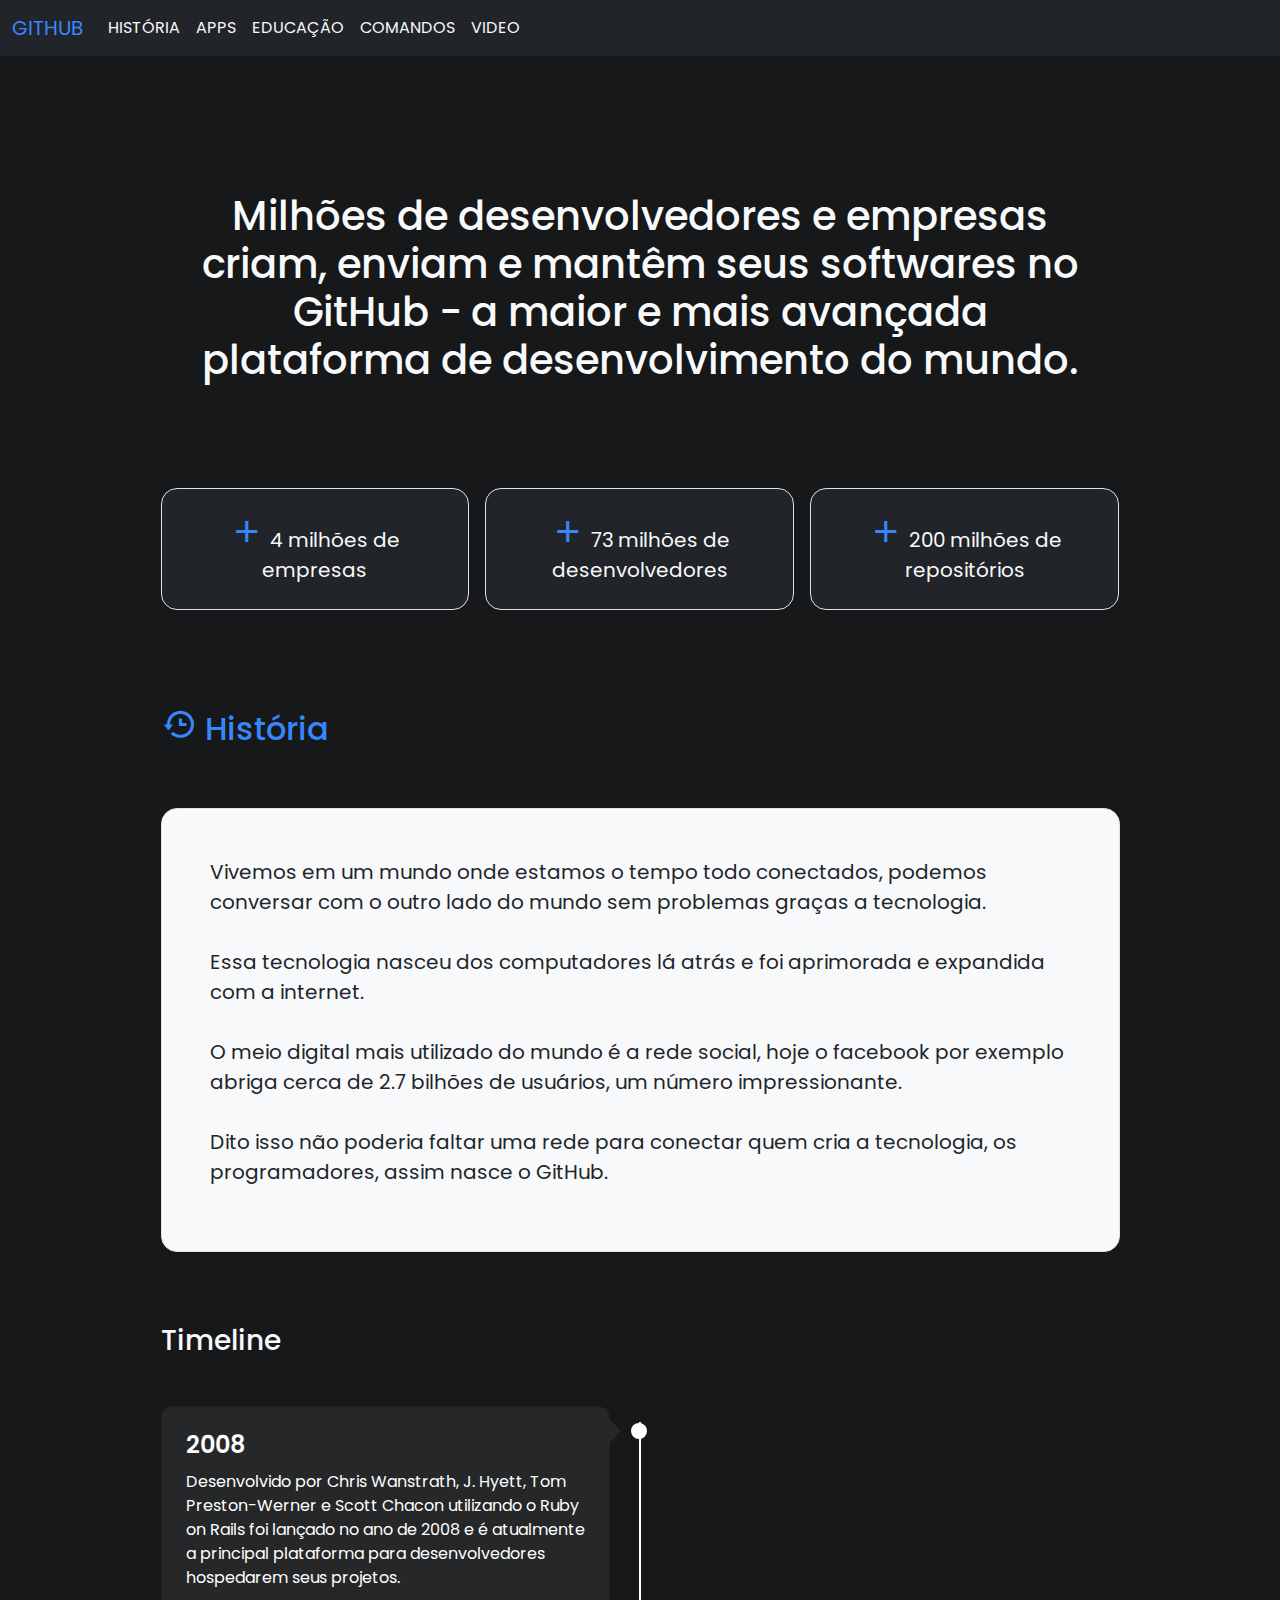
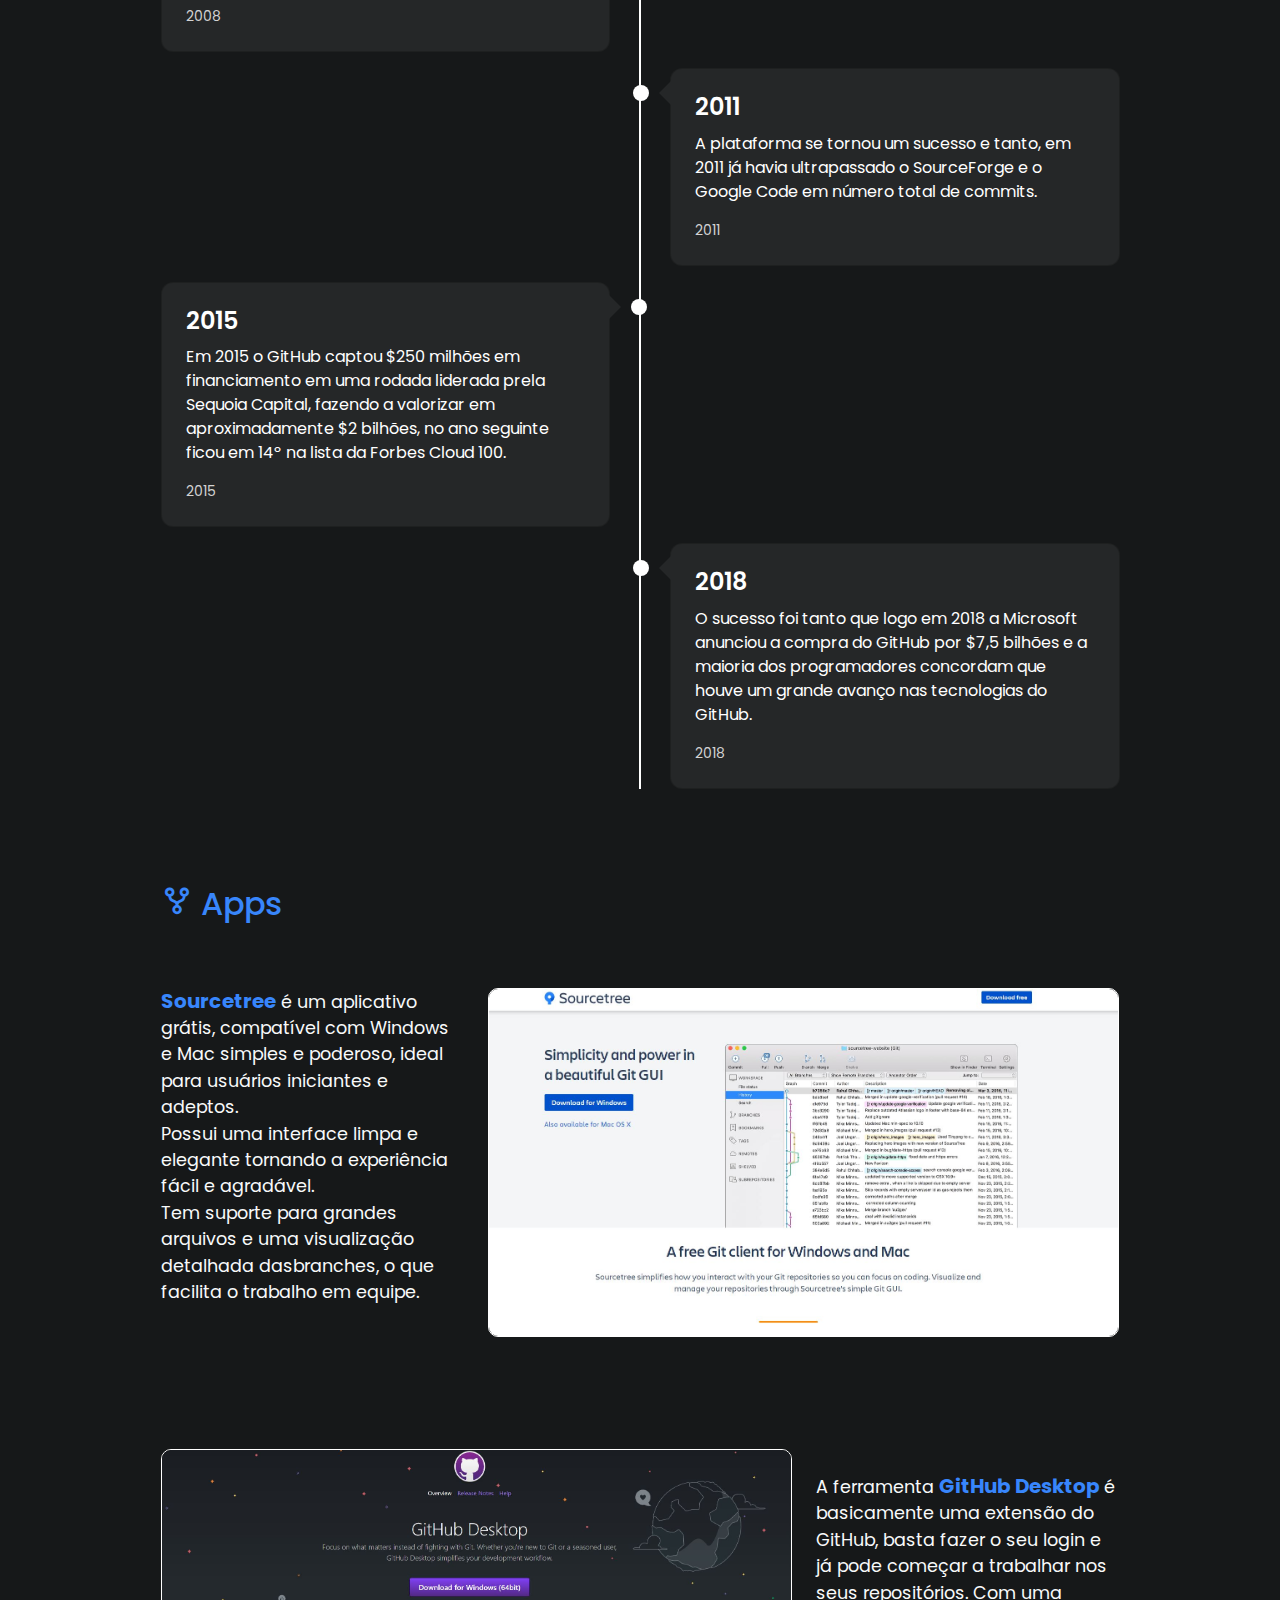
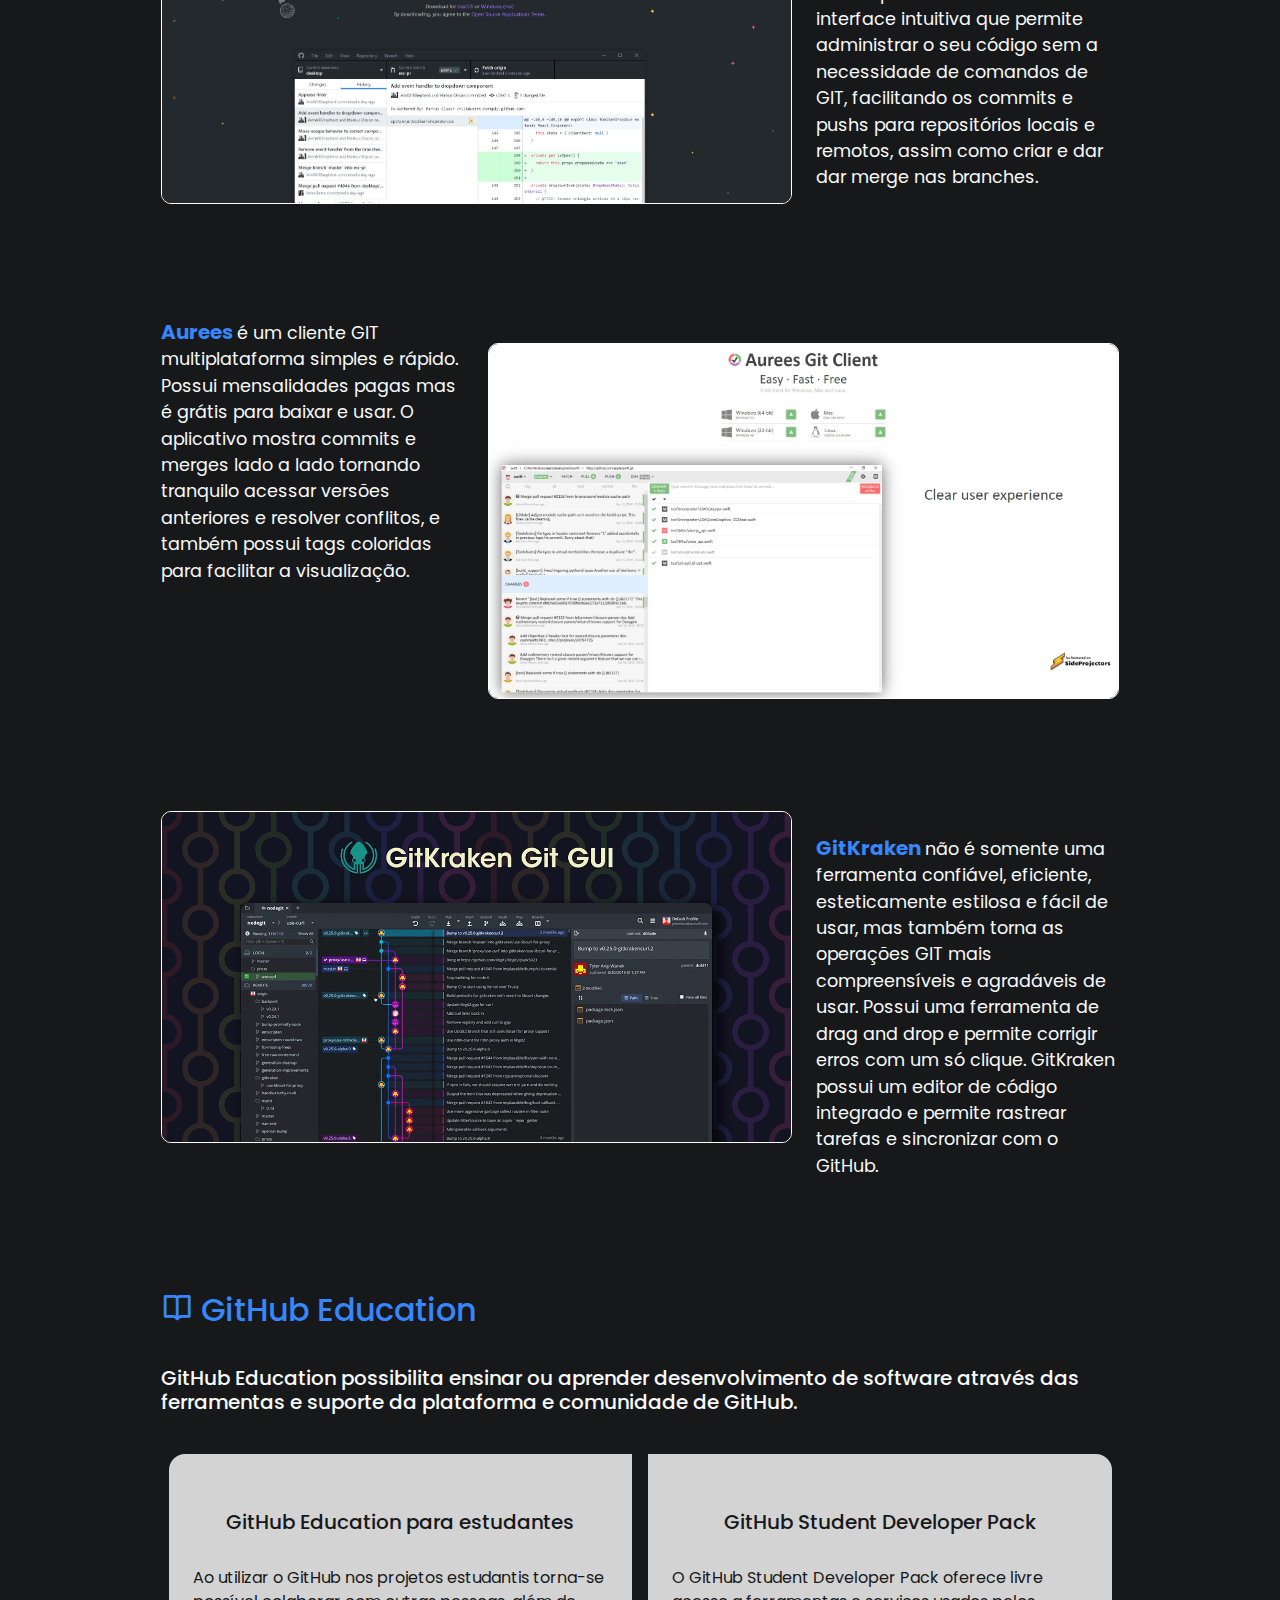
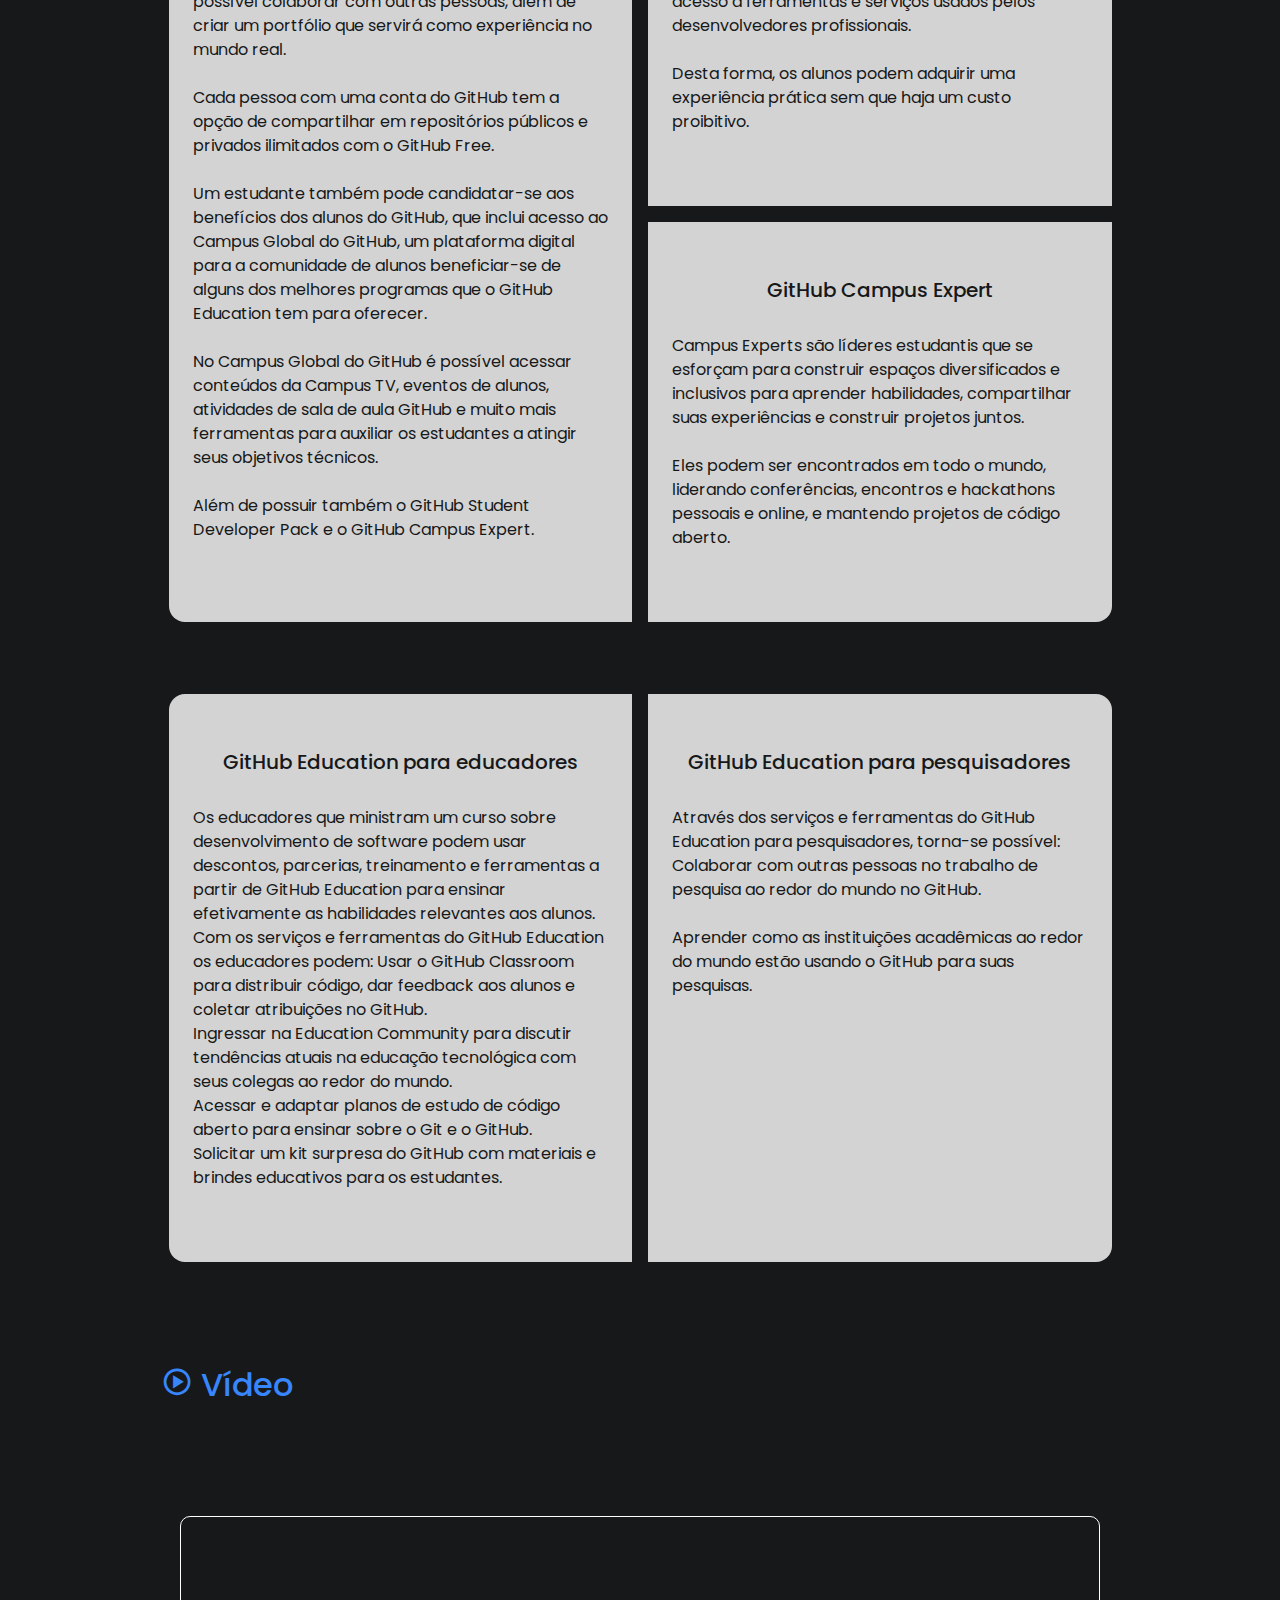
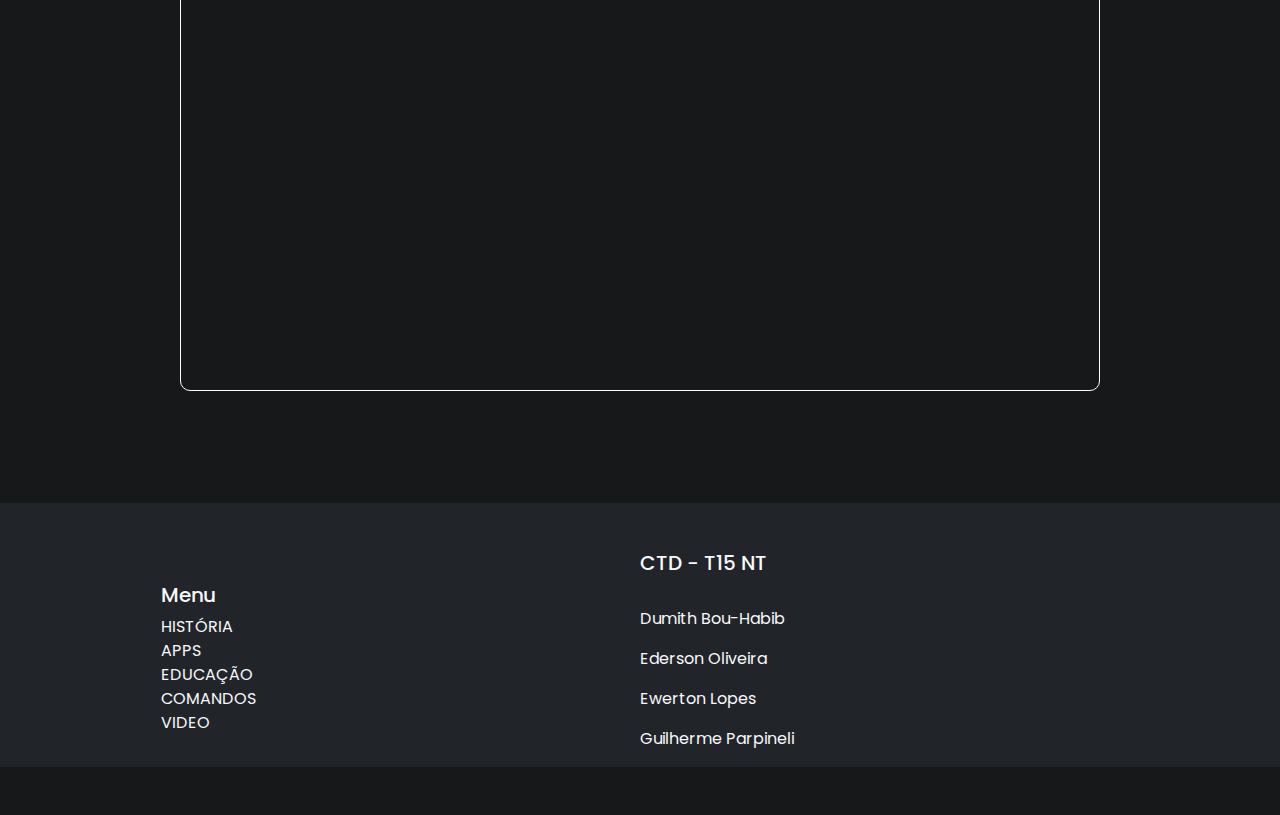
<file: index.html>
<!DOCTYPE html>
<html lang="pt-BR">
  <head>
    <meta charset="UTF-8" />
    <meta http-equiv="X-UA-Compatible" content="IE=edge" />
    <meta name="viewport" content="width=device-width, initial-scale=1.0" />
    <title>Git Hub</title>

    <link
      href="https://unpkg.com/boxicons@2.0.9/css/boxicons.min.css"
      rel="stylesheet"
    />
    <link
      href="https://cdn.jsdelivr.net/npm/bootstrap@5.1.3/dist/css/bootstrap.min.css"
      rel="stylesheet"
    />
    <link rel="stylesheet" href="./assets/css/style.css" />
  </head>
  <body>
    <header>
      <nav class="navbar navbar-expand-lg navbar-dark bg-dark fixed-top">
        <div class="container-fluid justify-content-between">
          <a class="navbar-brand icon" href="#">GITHUB</a>
          <button
            class="navbar-toggler"
            type="button"
            data-bs-toggle="collapse"
            data-bs-target="#navbarNav"
            aria-controls="navbarNav"
            aria-expanded="false"
            aria-label="Toggle navigation"
          >
            <span class="navbar-toggler-icon"></span>
          </button>
          <div class="collapse navbar-collapse" id="navbarNav">
            <ul class="navbar-nav">
              <li class="nav-item">
                <a
                  class="nav-link text-light"
                  aria-current="page"
                  href="#historia"
                  >HISTÓRIA</a
                >
              </li>
              <li class="nav-item">
                <a class="nav-link text-light" href="#apps">APPS</a>
              </li>
              <li class="nav-item">
                <a class="nav-link text-light" href="#educacao">EDUCAÇÃO</a>
              </li>
              <li class="nav-item">
                <a class="nav-link text-light" href="./comandos.html"
                  >COMANDOS</a
                >
              </li>

              <li class="nav-item">
                <a class="nav-link text-light" href="#video">VIDEO</a>
              </li>
            </ul>
          </div>
        </div>
      </nav>
    </header>

    <div class="container hero">
      <div class="p-4 text-center text-light lh-1 mt-5 pt-5">
        <h1>
          Milhões de desenvolvedores e empresas criam, enviam e mantêm seus
          softwares no GitHub - a maior e mais avançada plataforma de
          desenvolvimento do mundo.
        </h1>
      </div>
    </div>

    <div class="container mt-5 pt-4">
      <div class="row row-cols-1 row-cols-lg-3 g-2 g-lg-3">
        <div class="col">
          <div class="p-4 border bg-dark text-light text-center fs-5 box">
            <i class="bx bx-plus bx-md icon"></i> 4 milhões de <br />empresas
          </div>
        </div>
        <div class="col">
          <div class="p-4 border bg-dark text-light text-center fs-5 box">
            <i class="bx bx-plus bx-md icon"></i> 73 milhões de <br />
            desenvolvedores
          </div>
        </div>
        <div class="col">
          <div class="p-4 border bg-dark text-light text-center fs-5 box">
            <i class="bx bx-plus bx-md icon"></i> 200 milhões de <br />
            repositórios
          </div>
        </div>
      </div>
    </div>

    <!-- TIMELINE -->
    <div class="container pt-5 mb-4" id="historia">
      <h2 class="title"><i class="bx bx-history bx-md"></i> História</h2>

      <div class="py-4 mb-4 mt-4">
        <div class="row gx-5">
          <div class="col">
            <div class="p-5 border bg-light fs-5 lh-3 box">
              <p>
                Vivemos em um mundo onde estamos o tempo todo conectados,
                podemos conversar com o outro lado do mundo sem problemas graças
                a tecnologia. <br /><br />Essa tecnologia nasceu dos
                computadores lá atrás e foi aprimorada e expandida com a
                internet. <br /><br />O meio digital mais utilizado do mundo é a
                rede social, hoje o facebook por exemplo abriga cerca de 2.7
                bilhões de usuários, um número impressionante.<br /><br />
                Dito isso não poderia faltar uma rede para conectar quem cria a
                tecnologia, os programadores, assim nasce o GitHub.
              </p>
            </div>
          </div>
        </div>
      </div>

      <h3 class="text-light my-5">Timeline</h3>
      <div class="wrapper">
        <div class="line"></div>
        <div class="card">
          <span class="dot"></span>
          <h3>2008</h3>
          <p>
            Desenvolvido por Chris Wanstrath, J. Hyett, Tom Preston-Werner e
            Scott Chacon utilizando o Ruby on Rails foi lançado no ano de 2008 e
            é atualmente a principal plataforma para desenvolvedores hospedarem
            seus projetos.
          </p>
          <span class="time">2008</span>
        </div>
        <div class="card">
          <span class="dot"></span>
          <h3>2011</h3>
          <p>
            A plataforma se tornou um sucesso e tanto, em 2011 já havia
            ultrapassado o SourceForge e o Google Code em número total de
            commits.
          </p>
          <span class="time">2011</span>
        </div>
        <div class="card">
          <span class="dot"></span>
          <h3>2015</h3>
          <p>
            Em 2015 o GitHub captou $250 milhões em financiamento em uma rodada
            liderada prela Sequoia Capital, fazendo a valorizar em
            aproximadamente $2 bilhões, no ano seguinte ficou em 14º na lista da
            Forbes Cloud 100.
          </p>
          <span class="time">2015</span>
        </div>
        <div class="card">
          <span class="dot"></span>
          <h3>2018</h3>
          <p>
            O sucesso foi tanto que logo em 2018 a Microsoft anunciou a compra
            do GitHub por $7,5 bilhões e a maioria dos programadores concordam
            que houve um grande avanço nas tecnologias do GitHub.
          </p>
          <span class="time">2018</span>
        </div>
      </div>
    </div>

    <!-- APPS -->

    <div class="container pt-5" id="apps">
      <h2 class="title"><i class="bx bx-git-repo-forked"></i> Apps</h2>
      <div class="row app">
        <div class="col-lg-4 col-12 app__text text-light">
          <p>
            <b class="bold">Sourcetree</b> é um aplicativo grátis, compatível
            com Windows e Mac simples e poderoso, ideal para usuários iniciantes
            e adeptos. <br />Possui uma interface limpa e elegante tornando a
            experiência fácil e agradável. <br />
            Tem suporte para grandes arquivos e uma visualização detalhada
            dasbranches, o que facilita o trabalho em equipe.
          </p>
        </div>
        <div class="col-lg-8 col-12 app__img">
          <img
            class="img-fluid"
            src="./assets/img/sourecetree_site.jpg"
            alt="página do site"
          />
        </div>
      </div>

      <div class="row app pt-5">
        <div class="col-lg-8 col-12 app__img">
          <img
            class="img-fluid"
            src="./assets/img/gihub_site.jpg"
            alt="página do site"
          />
        </div>
        <div class="col-lg-4 col-12 app__text text-light pt-4">
          <p>
            A ferramenta <b class="bold">GitHub Desktop </b> é basicamente uma
            extensão do GitHub, basta fazer o seu login e já pode começar a
            trabalhar nos seus repositórios. Com uma interface intuitiva que
            permite administrar o seu código sem a necessidade de comandos de
            GIT, facilitando os commits e pushs para repositórios locais e
            remotos, assim como criar e dar dar merge nas branches.
          </p>
        </div>
      </div>

      <div class="row app pt-5">
        <div class="col-lg-4 col-12 app__text text-light">
          <p>
            <b class="bold">Aurees </b>é um cliente GIT multiplataforma simples
            e rápido. Possui mensalidades pagas mas é grátis para baixar e usar.
            O aplicativo mostra commits e merges lado a lado tornando tranquilo
            acessar versões anteriores e resolver conflitos, e também possui
            tags coloridas para facilitar a visualização.
          </p>
        </div>
        <div class="col-lg-8 col-12 app__img pt-4">
          <img
            class="img-fluid"
            src="./assets/img/aurees_site.jpg"
            alt="página do site"
          />
        </div>
      </div>

      <div class="row app pt-5">
        <div class="col-lg-8 col-12 app__img">
          <img
            class="img-fluid"
            src="./assets/img/gk_gui.png"
            alt="página do site"
          />
        </div>
        <div class="col-lg-4 col-12 app__text text-light pt-4">
          <p>
            <b class="bold">GitKraken </b> não é somente uma ferramenta
            confiável, eficiente, esteticamente estilosa e fácil de usar, mas
            também torna as operações GIT mais compreensíveis e agradáveis de
            usar. Possui uma ferramenta de drag and drop e permite corrigir
            erros com um só clique. GitKraken possui um editor de código
            integrado e permite rastrear tarefas e sincronizar com o GitHub.
          </p>
        </div>
      </div>
    </div>

    <!-- EDUCAÇÃO -->
    <div class="container pt-5" id="educacao">
      <h2 class="title"><i class="bx bx-book-open"></i> GitHub Education</h2>
      <h5 class="text-light lh-5">
        GitHub Education possibilita ensinar ou aprender desenvolvimento de
        software através das ferramentas e suporte da plataforma e comunidade de
        GitHub.
      </h5>
      <div class="grid">
        <div class="grid_item box">
          <div>
            <h5 class="grid_subtitle">GitHub Education para estudantes</h5>
            <p>
              Ao utilizar o GitHub nos projetos estudantis torna-se possível
              colaborar com outras pessoas, além de criar um portfólio que
              servirá como experiência no mundo real. <br />
              <br />
              Cada pessoa com uma conta do GitHub tem a opção de compartilhar em
              repositórios públicos e privados ilimitados com o GitHub Free.<br />
              <br />
              Um estudante também pode candidatar-se aos benefícios dos alunos
              do GitHub, que inclui acesso ao Campus Global do GitHub, um
              plataforma digital para a comunidade de alunos beneficiar-se de
              alguns dos melhores programas que o GitHub Education tem para
              oferecer.<br />
              <br />
              No Campus Global do GitHub é possível acessar conteúdos da Campus
              TV, eventos de alunos, atividades de sala de aula GitHub e muito
              mais ferramentas para auxiliar os estudantes a atingir seus
              objetivos técnicos. <br />
              <br />
              Além de possuir também o GitHub Student Developer Pack e o GitHub
              Campus Expert.
            </p>
          </div>
        </div>

        <div class="grid_item box">
          <div>
            <h6 class="grid_subtitle">GitHub Student Developer Pack</h6>
            <p>
              O GitHub Student Developer Pack oferece livre acesso a ferramentas
              e serviços usados pelos desenvolvedores profissionais.<br />
              <br />
              Desta forma, os alunos podem adquirir uma experiência prática sem
              que haja um custo proibitivo.
            </p>
          </div>
        </div>

        <div class="grid_item box">
          <div>
            <h6 class="grid_subtitle">GitHub Campus Expert</h6>
            <p>
              Campus Experts são líderes estudantis que se esforçam para
              construir espaços diversificados e inclusivos para aprender
              habilidades, compartilhar suas experiências e construir projetos
              juntos.<br />
              <br />
              Eles podem ser encontrados em todo o mundo, liderando
              conferências, encontros e hackathons pessoais e online, e mantendo
              projetos de código aberto.
            </p>
          </div>
        </div>
      </div>

      <div class="grid-2">
        <div class="grid_item-2 box">
          <div>
            <div>
              <h6 class="grid_subtitle">GitHub Education para educadores</h6>
              <p>
                Os educadores que ministram um curso sobre desenvolvimento de
                software podem usar descontos, parcerias, treinamento e
                ferramentas a partir de GitHub Education para ensinar
                efetivamente as habilidades relevantes aos alunos. <br />
                Com os serviços e ferramentas do GitHub Education os educadores
                podem: Usar o GitHub Classroom para distribuir código, dar
                feedback aos alunos e coletar atribuições no GitHub.<br />
                Ingressar na Education Community para discutir tendências atuais
                na educação tecnológica com seus colegas ao redor do mundo.<br />
                Acessar e adaptar planos de estudo de código aberto para ensinar
                sobre o Git e o GitHub. <br />
                Solicitar um kit surpresa do GitHub com materiais e brindes
                educativos para os estudantes.
              </p>
            </div>
          </div>
        </div>
        <div class="grid_item-2 box">
          <div>
            <h6 class="grid_subtitle">GitHub Education para pesquisadores</h6>
            <p>
              Através dos serviços e ferramentas do GitHub Education para
              pesquisadores, torna-se possível: Colaborar com outras pessoas no
              trabalho de pesquisa ao redor do mundo no GitHub.<br /><br />
              Aprender como as instituições acadêmicas ao redor do mundo estão
              usando o GitHub para suas pesquisas.
            </p>
          </div>
        </div>
      </div>
    </div>

    <div class="container pt-5" id="video">
      <h2 class="title"><i class="bx bx-play-circle"></i> Vídeo</h2>
    </div>

    <section class="video d-flex justify-content-center" id="video">
      <iframe
        width="920"
        height="475"
        src="https://www.youtube.com/embed/IVXphf8qBj0"
        title="YouTube video player"
        frameborder="0"
        allow="accelerometer; autoplay; clipboard-write; encrypted-media; gyroscope; picture-in-picture"
        allowfullscreen
        class="box"
      ></iframe>
    </section>

    <footer class="container-fluid bg-dark text-light">
      <div class="container footer_container">
        <div class="grid_footer_container">
          <ul class="footer-list">
            <h5>Menu</h5>
            <li class="nav-item">
              <a
                class="nav-link text-light"
                aria-current="page"
                href="#historia"
                >HISTÓRIA</a
              >
            </li>
            <li class="nav-item">
              <a class="nav-link text-light" href="#apps">APPS</a>
            </li>
            <li class="nav-item">
              <a class="nav-link text-light" href="#educacao">EDUCAÇÃO</a>
            </li>
            <li class="nav-item">
              <a class="nav-link text-light" href="./comandos.html">COMANDOS</a>
            </li>
            <li class="nav-item">
              <a class="nav-link text-light" href="#video">VIDEO</a>
            </li>
          </ul>
        </div>
        <div class="grid_footer_container">
          <h5 class="pb-4">CTD - T15 NT</h5>

          <p>Dumith Bou-Habib</p>
          <p>Ederson Oliveira</p>
          <p>Ewerton Lopes</p>
          <p>Guilherme Parpineli</p>
        </div>
      </div>
    </footer>

    <!-- SCRIPTS -->
    <script src="https://cdn.jsdelivr.net/npm/bootstrap@5.1.3/dist/js/bootstrap.bundle.min.js"></script>
  </body>
</html>
</file>
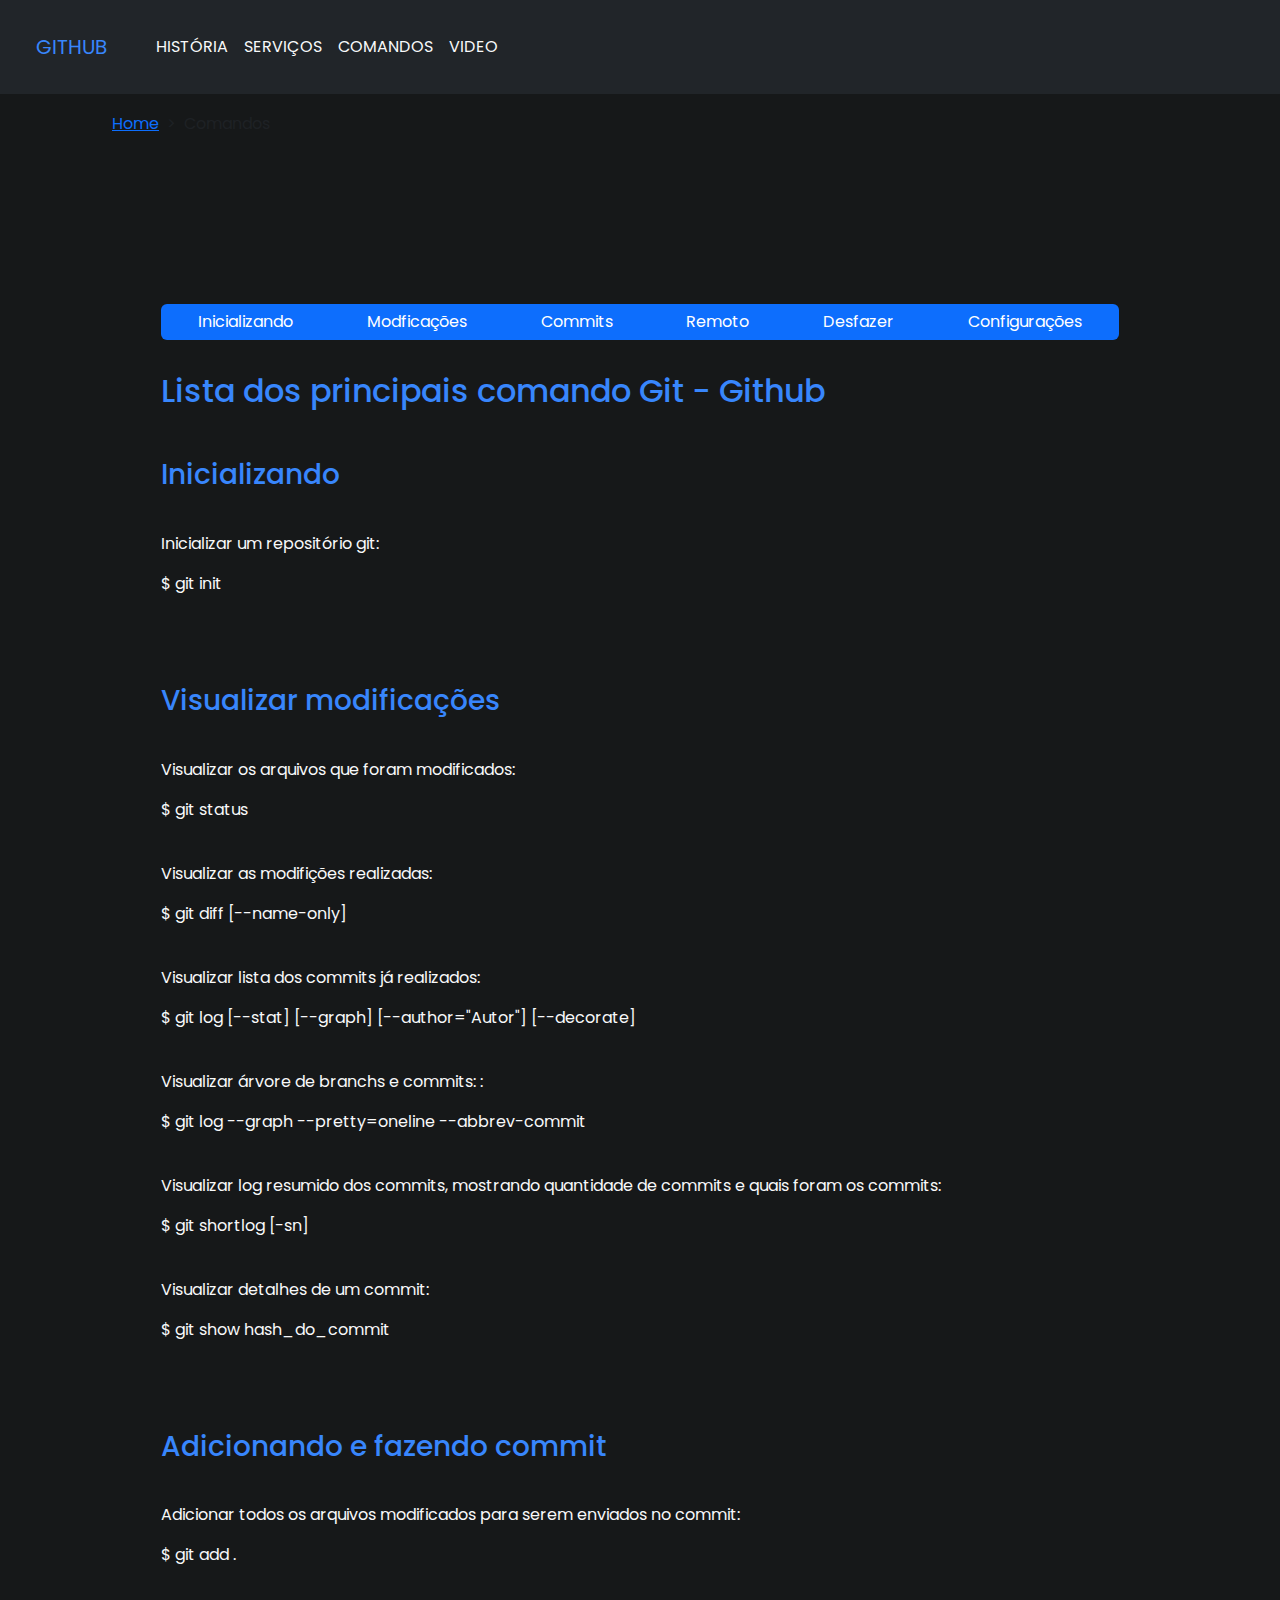
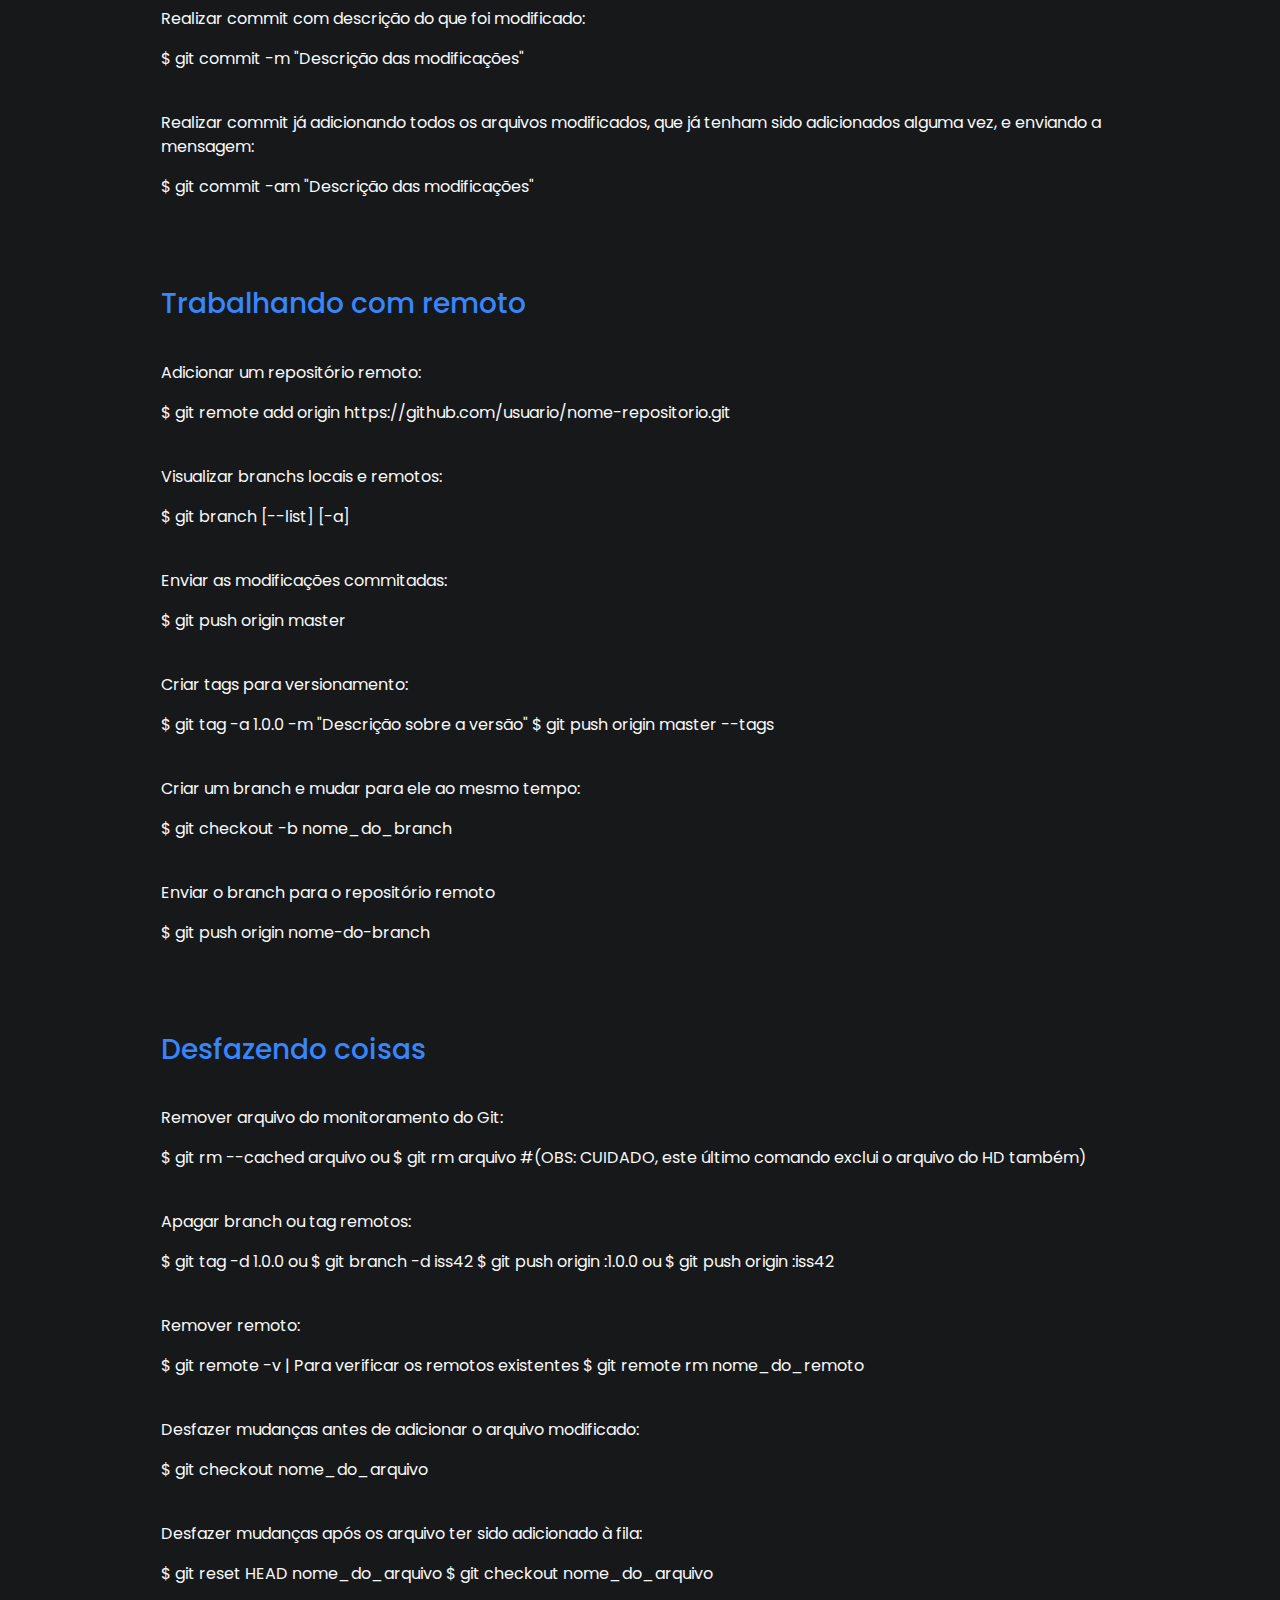
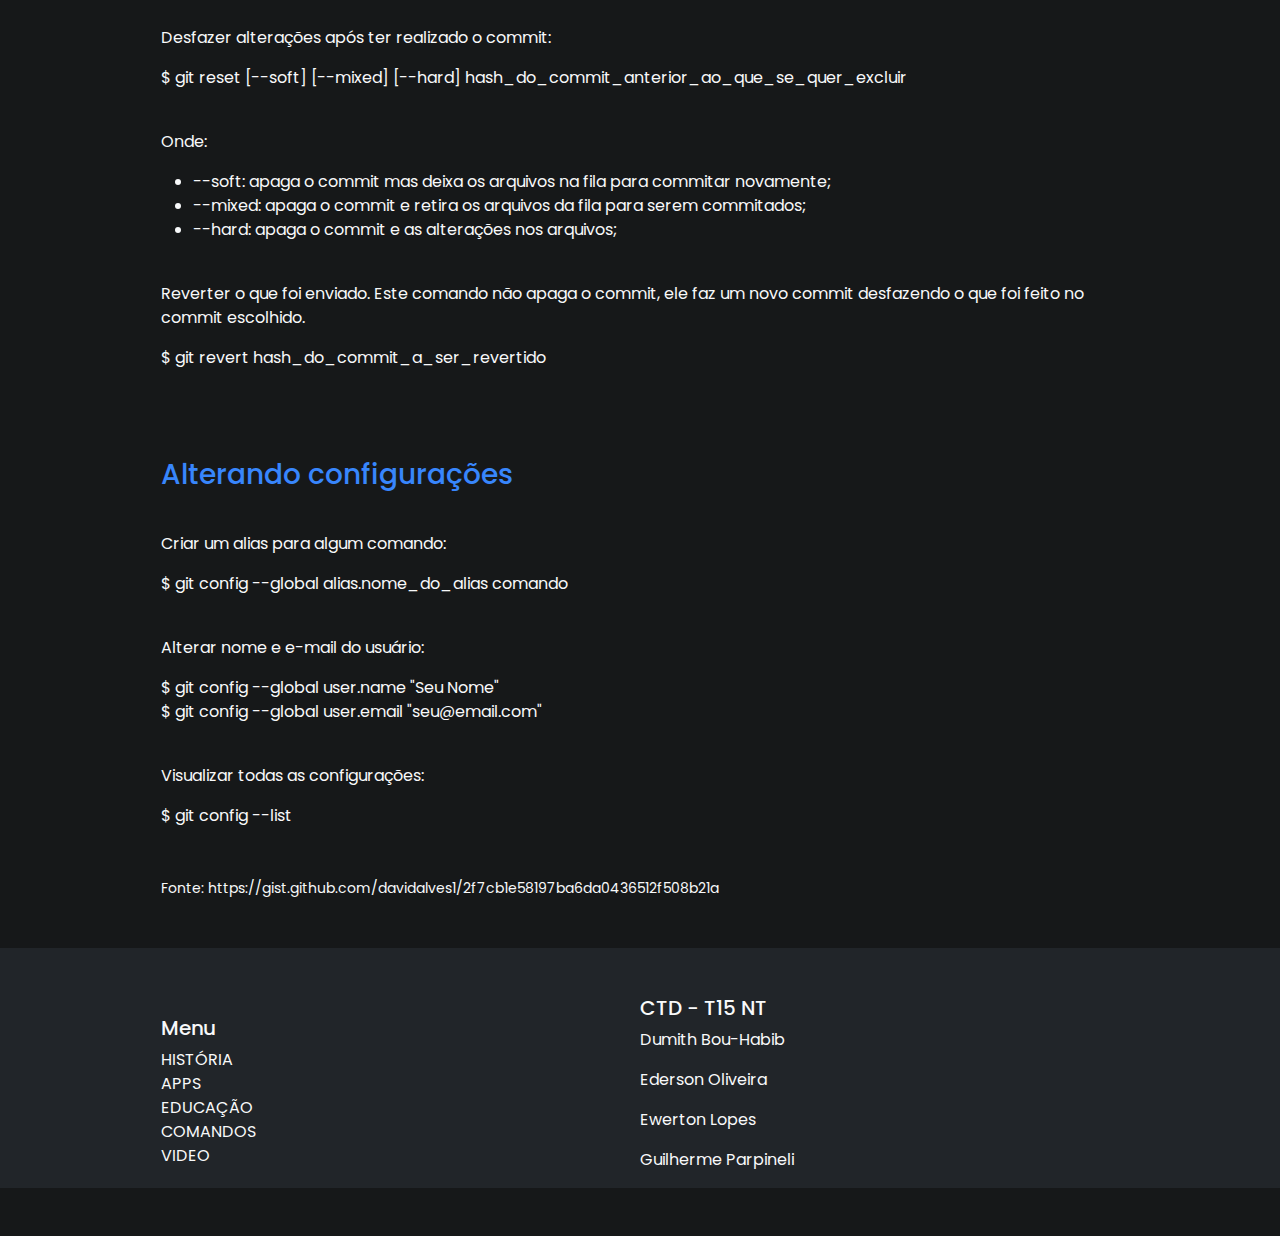
<file: comandos.html>
<!DOCTYPE html>
<html lang="pt-BR">
  <head>
    <meta charset="UTF-8" />
    <meta http-equiv="X-UA-Compatible" content="IE=edge" />
    <meta name="viewport" content="width=device-width, initial-scale=1.0" />
    <title>Git Hub</title>

    <link
      href="https://unpkg.com/boxicons@2.0.9/css/boxicons.min.css"
      rel="stylesheet"
    />
    <link
      href="https://cdn.jsdelivr.net/npm/bootstrap@5.1.3/dist/css/bootstrap.min.css"
      rel="stylesheet"
    />
    <link rel="stylesheet" href="./assets/css/style.css" />
  </head>
  <body>
    <header>
      <nav class="navbar navbar-expand-lg navbar-dark bg-dark fixed-top">
        <div class="container-fluid">
          <a class="navbar-brand p-4 icon" href="./index.html">GITHUB</a>
          <button
            class="navbar-toggler"
            type="button"
            data-bs-toggle="collapse"
            data-bs-target="#navbarNav"
            aria-controls="navbarNav"
            aria-expanded="false"
            aria-label="Toggle navigation"
          >
            <span class="navbar-toggler-icon"></span>
          </button>
          <div class="collapse navbar-collapse" id="navbarNav">
            <ul class="navbar-nav">
              <li class="nav-item">
                <a
                  class="nav-link text-light"
                  aria-current="page"
                  href="#historia"
                  >HISTÓRIA</a
                >
              </li>
              <li class="nav-item">
                <a class="nav-link text-light" href="#servicos">SERVIÇOS</a>
              </li>
              <li class="nav-item">
                <a class="nav-link text-light" href="./comandos.html"
                  >COMANDOS</a
                >
              </li>
              <li class="nav-item">
                <a class="nav-link text-light" href="#video">VIDEO</a>
              </li>
            </ul>
          </div>
        </div>
      </nav>
    </header>
    <section>
      <div style="--bs-breadcrumb-divider: '>'" aria-label="breadcrumb">
        <ol class="breadcrumb">
          <li class="breadcrumb-item"><a href="./index.html">Home</a></li>
          <li class="breadcrumb-item active" aria-current="page">Comandos</li>
        </ol>
      </div>
    </section>

    <main class="container">
      <div
        class="btn-group d-flex justify-content-center py-2"
        role="group"
        aria-label="Basic example"
      >
        <button type="button" class="btn btn-primary">
          <a href="#inicializando">Inicializando</a>
        </button>
        <button type="button" class="btn btn-primary">
          <a href="#modificacoes">Modficações</a>
        </button>
        <button type="button" class="btn btn-primary">
          <a href="#commits">Commits
          </button></a>
        <button type="button" class="btn btn-primary">
          <a href="#remoto">Remoto</a>
        </button>
        <button type="button" class="btn btn-primary">
          <a href="#desfazer">Desfazer</a>
        </button>
        <button type="button" class="btn btn-primary">
          <a href="#configuracoes">Configurações</a>
        </button>
      </div>
      <div>
        <h2 class="title pt-4">Lista dos principais comando Git - Github</h2>
      </div>
      <div class="text-light">
        <h3 class="subtitle" id="inicializando">Inicializando</h3>

        <p class="topic">Inicializar um repositório git:</p>
        <p>$ git init</p>
        <br />

        <h3 class="subtitle" id="modificacoes">Visualizar modificações</h3>

        <p class="topic">Visualizar os arquivos que foram modificados:</p>
        <p>$ git status</p>

        <p class="topic">Visualizar as modifições realizadas:</p>
        <p>$ git diff [--name-only]</p>

        <p class="topic">Visualizar lista dos commits já realizados:</p>
        <p>$ git log [--stat] [--graph] [--author="Autor"] [--decorate]</p>

        <p class="topic">Visualizar árvore de branchs e commits: :</p>
        <p>$ git log --graph --pretty=oneline --abbrev-commit</p>

        <p class="topic">
          Visualizar log resumido dos commits, mostrando quantidade de commits e
          quais foram os commits:
        </p>
        <p>$ git shortlog [-sn]</p>

        <p class="topic">Visualizar detalhes de um commit:</p>
        <p>$ git show hash_do_commit</p>
        <br />

        <h3 class="subtitle" id="commits">Adicionando e fazendo commit</h3>

        <p class="topic">
          Adicionar todos os arquivos modificados para serem enviados no commit:
        </p>
        <p>$ git add .</p>

        <p class="topic">
          Realizar commit com descrição do que foi modificado:
        </p>
        <p>$ git commit -m "Descrição das modificações"</p>

        <p class="topic">
          Realizar commit já adicionando todos os arquivos modificados, que já
          tenham sido adicionados alguma vez, e enviando a mensagem:
        </p>
        <p>$ git commit -am "Descrição das modificações"</p>
        <br />

        <h3 class="subtitle" id="remoto">Trabalhando com remoto</h3>

        <p class="topic">Adicionar um repositório remoto:</p>
        <p>
          $ git remote add origin
          https://github.com/usuario/nome-repositorio.git
        </p>

        <p class="topic">Visualizar branchs locais e remotos:</p>
        <p>$ git branch [--list] [-a]</p>

        <p class="topic">Enviar as modificações commitadas:</p>
        <p>$ git push origin master</p>

        <p class="topic">Criar tags para versionamento:</p>
        <p>
          $ git tag -a 1.0.0 -m "Descrição sobre a versão" $ git push origin
          master --tags
        </p>

        <p class="topic">Criar um branch e mudar para ele ao mesmo tempo:</p>
        <p>$ git checkout -b nome_do_branch</p>

        <p class="topic">Enviar o branch para o repositório remoto</p>
        <p>$ git push origin nome-do-branch</p>
        <br />

        <h3 class="subtitle" id="desfazer">Desfazendo coisas</h3>

        <p class="topic">Remover arquivo do monitoramento do Git:</p>
        <p>
          $ git rm --cached arquivo ou $ git rm arquivo #(OBS: CUIDADO, este
          último comando exclui o arquivo do HD também)
        </p>

        <p class="topic">Apagar branch ou tag remotos:</p>
        <p>
          $ git tag -d 1.0.0 ou $ git branch -d iss42 $ git push origin :1.0.0
          ou $ git push origin :iss42
        </p>

        <p class="topic">Remover remoto:</p>
        <p>
          $ git remote -v | Para verificar os remotos existentes $ git remote rm
          nome_do_remoto
        </p>

        <p class="topic">
          Desfazer mudanças antes de adicionar o arquivo modificado:
        </p>
        <p>$ git checkout nome_do_arquivo</p>

        <p class="topic">
          Desfazer mudanças após os arquivo ter sido adicionado à fila:
        </p>
        <p>$ git reset HEAD nome_do_arquivo $ git checkout nome_do_arquivo</p>

        <p class="topic">Desfazer alterações após ter realizado o commit:</p>
        <p>
          $ git reset [--soft] [--mixed] [--hard]
          hash_do_commit_anterior_ao_que_se_quer_excluir
        </p>

        <p class="topic">Onde:</p>
        <ul>
          <li>
            --soft: apaga o commit mas deixa os arquivos na fila para commitar
            novamente;
          </li>
          <li>
            --mixed: apaga o commit e retira os arquivos da fila para serem
            commitados;
          </li>
          <li>--hard: apaga o commit e as alterações nos arquivos;</li>
        </ul>

        <p class="topic">
          Reverter o que foi enviado. Este comando não apaga o commit, ele faz
          um novo commit desfazendo o que foi feito no commit escolhido.
        </p>
        <p>$ git revert hash_do_commit_a_ser_revertido</p>
        <br />

        <h3 class="subtitle" id="configuracoes">Alterando configurações</h3>
        <p class="topic">Criar um alias para algum comando:</p>
        <p>$ git config --global alias.nome_do_alias comando</p>

        <p class="topic">Alterar nome e e-mail do usuário:</p>
        <p>
          $ git config --global user.name "Seu Nome"<br />$ git config --global
          user.email "seu@email.com"
        </p>

        <p class="topic">Visualizar todas as configurações:</p>
        <p>$ git config --list</p>
      </div>

      <div class="mt-5">
        <small class="text-light"
          >Fonte:
          https://gist.github.com/davidalves1/2f7cb1e58197ba6da0436512f508b21a</small
        >
      </div>
    </main>

    <!-- FOOTER -->
    <footer class="container-fluid bg-dark text-light">
      <div class="container footer_container">
        <div class="grid_footer_container">
          <h5>Menu</h5>
          <ul class="footer-list">
            <li class="nav-item">
              <a
                class="nav-link text-light"
                aria-current="page"
                href="#historia"
                >HISTÓRIA</a
              >
            </li>
            <li class="nav-item">
              <a class="nav-link text-light" href="#apps">APPS</a>
            </li>
            <li class="nav-item">
              <a class="nav-link text-light" href="#educacao">EDUCAÇÃO</a>
            </li>
            <li class="nav-item">
              <a class="nav-link text-light" href="./comandos.html">COMANDOS</a>
            </li>
            <li class="nav-item">
              <a class="nav-link text-light" href="#video">VIDEO</a>
            </li>
          </ul>
        </div>
        <div class="grid_footer_container">
          <h5 class="">CTD - T15 NT</h5>

          <p>Dumith Bou-Habib</p>
          <p>Ederson Oliveira</p>
          <p>Ewerton Lopes</p>
          <p>Guilherme Parpineli</p>
        </div>
      </div>
    </footer>
    <!-- SCRIPTS -->
    <script src="https://cdn.jsdelivr.net/npm/bootstrap@5.1.3/dist/js/bootstrap.bundle.min.js"></script>
  </body>
</html>
</file>
<file: assets/css/style.css>
@import url("https://fonts.googleapis.com/css2?family=Poppins:wght@300;400;500;600;700&display=swap");

* {
  margin: 0;
  padding: 0;
  box-sizing: border-box;
  font-family: "Poppins", sans-serif;
}

:root {
  --dark-1: #161819;
  --dark-2: #252728;
  --grey: rgb(211, 211, 211);
  --light: #fff;
  --bluelight: #3886fc;
}

html {
  scroll-behavior: smooth;
}

body {
  background: var(--dark-1);
}

section {
  margin: 7rem;
}

.container {
  max-width: 991px;
  width: 100%;
  padding: 0 1rem;
  margin: 48px auto;
  padding-top: 3rem;
}

.btn {
  transition: 0.3s ease;
  border: none;
}

.btn a {
  color: var(--light);
  text-decoration: none;
}

.btn:hover {
  background-color: var(--dark-2);
}

.title {
  font-size: 2rem;
  font-weight: 500;
  margin-bottom: 36px;
  color: var(--bluelight);
  text-align: left;
}

.subtitle {
  font-size: 1.75rem;
  color: var(--bluelight);
  margin-top: 3rem;
}

.topic {
  font-size: 1rem;
  margin-top: 2.5rem;
}

.box {
  border-radius: 1rem;
  transition: 0.3s ease-in-out;
}

.box:hover {
  box-shadow: 1px 1px 25px var(--bluelight);
}

.icon {
  color: var(--bluelight);
}
.wrapper {
  display: flex;
  flex-direction: column;
  position: relative;
  grid-gap: 16px;
}
.card {
  padding: 24px;
  border-radius: 12px;
  background: var(--dark-2);
  color: var(--light);
  max-width: calc(50% - 30px);
  position: relative;
}
.card:nth-child(odd) {
  align-self: flex-end;
}
.card::before {
  content: "";
  position: absolute;
  top: 12px;
  border: 12px solid;
}
.card:nth-child(odd)::before {
  right: 100%;
  border-color: transparent var(--dark-2) transparent transparent;
}
.card:nth-child(even)::before {
  left: 100%;
  border-color: transparent transparent transparent var(--dark-2);
}
.card h3 {
  font-size: 24px;
  font-weight: 600;
  margin-bottom: 10px;
}
.card p {
  margin-bottom: 16px;
}
.card .time {
  font-size: 14px;
  color: var(--grey);
}
.card .dot {
  position: absolute;
  top: 16px;
  width: 16px;
  height: 16px;
  border-radius: 50%;
  background: var(--light);
}
.card:nth-child(even) .dot {
  left: calc(100% + 22px);
}
.card:nth-child(odd) .dot {
  right: calc(100% + 22px);
}
.line {
  position: absolute;
  top: 16px;
  bottom: 0;
  left: 50%;
  transform: translateX(-50%);
  width: 2px;
  background: var(--light);
}

.app {
  margin-top: 4rem;
}

.app img {
  border: 1px solid var(--light);
  border-radius: 10px;
  transition: 0.3s ease-in-out;
}

.app img:hover {
  box-shadow: 1px 1px 25px var(--bluelight);
}

.app__text {
  font-weight: 400;
  font-size: 1.1rem;
  line-height: 1.65rem;
  padding-right: 1rem;
}

.bold {
  color: var(--bluelight);
  font-size: 1.25rem;
}

.edu_container {
  row-gap: 2rem;
}

.grid {
  display: grid;
  gap: 1rem;
  grid-template-columns: repeat(2, 1fr);
  margin: 0 auto;
  padding: 0.5rem;
  padding-top: 2rem;
}

.edu__card {
  display: grid;
  flex-direction: column;
  justify-content: center;
  border-radius: 0.5rem;
  padding: 2rem;
  background-color: var(--grey);
  color: var(--dark-1);
  font-weight: 400;
}

.grid_item:nth-child(1) {
  grid-row: 1 / 3;
  padding: 3.5rem 1.5rem;
  border-radius: 1rem 0 0 1rem;
  overflow: hidden;
  display: flex;
  justify-content: center;
  background-color: var(--grey);
  color: var(--dark-1);
  font-weight: 400;
}

.grid_item {
  background-color: var(--grey);
  color: var(--dark-1);
  font-weight: 400;
  display: flex;
  justify-content: center;
  padding: 3.5rem 1.5rem;
  border-radius: 0 1rem 1rem 0;
  cursor: auto;
}

.grid_item:nth-child(2) {
  border-radius: 0 1rem 0 0;
}

.grid_item:nth-child(3) {
  border-radius: 0 0 1rem 0;
}

.grid-2 {
  display: grid;
  gap: 1rem;
  grid-template-columns: repeat(2, 1fr);
  margin: 0 auto;
  padding: 0.5rem;
  padding-top: 4rem;
}

.grid_item-2 {
  background-color: var(--grey);
  color: var(--dark-1);
  font-weight: 400;
  display: flex;
  justify-content: center;
  padding: 3.5rem 1.5rem;
}

.grid_item-2:nth-child(1) {
  border-radius: 1rem 0 0 1rem;
}

.grid_item-2:nth-child(2) {
  border-radius: 0 1rem 1rem 0;
}

.grid_subtitle {
  text-align: center;
  font-size: 1.25rem;
  margin-bottom: 2rem;
}

.video iframe {
  border: 1px solid var(--light);
  border-radius: 10px;
}

.footer_container {
  display: grid;
  grid-template-columns: repeat(2, 1fr);
}

.grid_footer_container {
  font-weight: 400;
  display: flex;
  flex-direction: column;
  justify-content: center;
}

.grid_footer_container > h5 {
  text-align: start;
}

.grid_footer_container ul {
  display: flex;
  flex-direction: column;
  justify-content: center;
  align-items: flex-start;
  margin: 0;
}

.footer-list {
  list-style: none;
  padding: 0;
}

.footer-list .nav-item {
  padding: 0;
}

@media screen and (max-width: 768px) {
  .line {
    left: 12px;
  }
  .card:nth-child(odd) {
    align-self: flex-start;
  }
  .wrapper {
    padding-left: 42px;
  }
  .card:nth-child(even) .dot {
    right: calc(100% + 22px);
    left: unset;
  }
  .card:nth-child(even)::before {
    right: 100%;
    left: unset;
    border-color: transparent var(--dark-2) transparent transparent;
  }
  .card {
    max-width: 100%;
  }

  .edu_container {
    row-gap: 2rem;
  }

  .grid {
    display: flex;
    flex-direction: column;
    margin: 1rem 0;
  }

  .edu__card {
    display: flex;
    flex-direction: column;
    justify-content: center;
  }

  .grid_item:nth-child(1) {
    border-radius: 1rem;
    overflow: hidden;
  }

  .grid-2 {
    display: flex;
    flex-direction: column;
  }

  .grid_item-2 {
    margin: 1rem 0;
  }

  .grid_item:nth-child(2) {
    border-radius: 1rem;
    margin: 1rem 0;
  }

  .grid_item:nth-child(3) {
    border-radius: 1rem;
  }

  .grid_item-2:nth-child(1) {
    border-radius: 1rem;
  }

  .grid_item-2:nth-child(2) {
    border-radius: 1rem;
  }

  .video iframe {
    width: 200%;
    height: 200px;
  }

  .footer_container {
    display: flex;
    flex-direction: column;
    margin: 0 auto;
  }

  .grid_footer_container {
    padding: 2rem 0;
  }
}

@media screen and (max-width: 420px) {
  .line,
  .card .dot,
  .card::before {
    display: none;
  }
  .wrapper {
    padding-left: 0;
  }

  .box {
    margin: 1rem 0;
  }

  .edu_container {
    row-gap: 2rem;
  }

  .grid {
    display: flex;
    flex-direction: column;
    margin: 1rem 0;
  }

  .edu__card {
    display: flex;
    flex-direction: column;
    justify-content: center;
  }

  .grid_item:nth-child(1) {
    border-radius: 1rem;
    overflow: hidden;
  }

  .grid-2 {
    display: flex;
    flex-direction: column;
  }

  .grid_item-2 {
    margin: 1rem 0;
  }

  .grid_item:nth-child(2) {
    border-radius: 1rem;
    margin: 1rem 0;
  }

  .grid_item:nth-child(3) {
    border-radius: 1rem;
  }

  .grid_item-2:nth-child(1) {
    border-radius: 1rem;
  }

  .grid_item-2:nth-child(2) {
    border-radius: 1rem;
  }

  .video iframe {
    width: 100vw;
    height: 200px;
  }

  .footer_container {
    display: flex;
    flex-direction: column;
    margin: 0 auto;
  }

  .grid_footer_container {
    padding: 2rem 0;
  }
}
</file>
